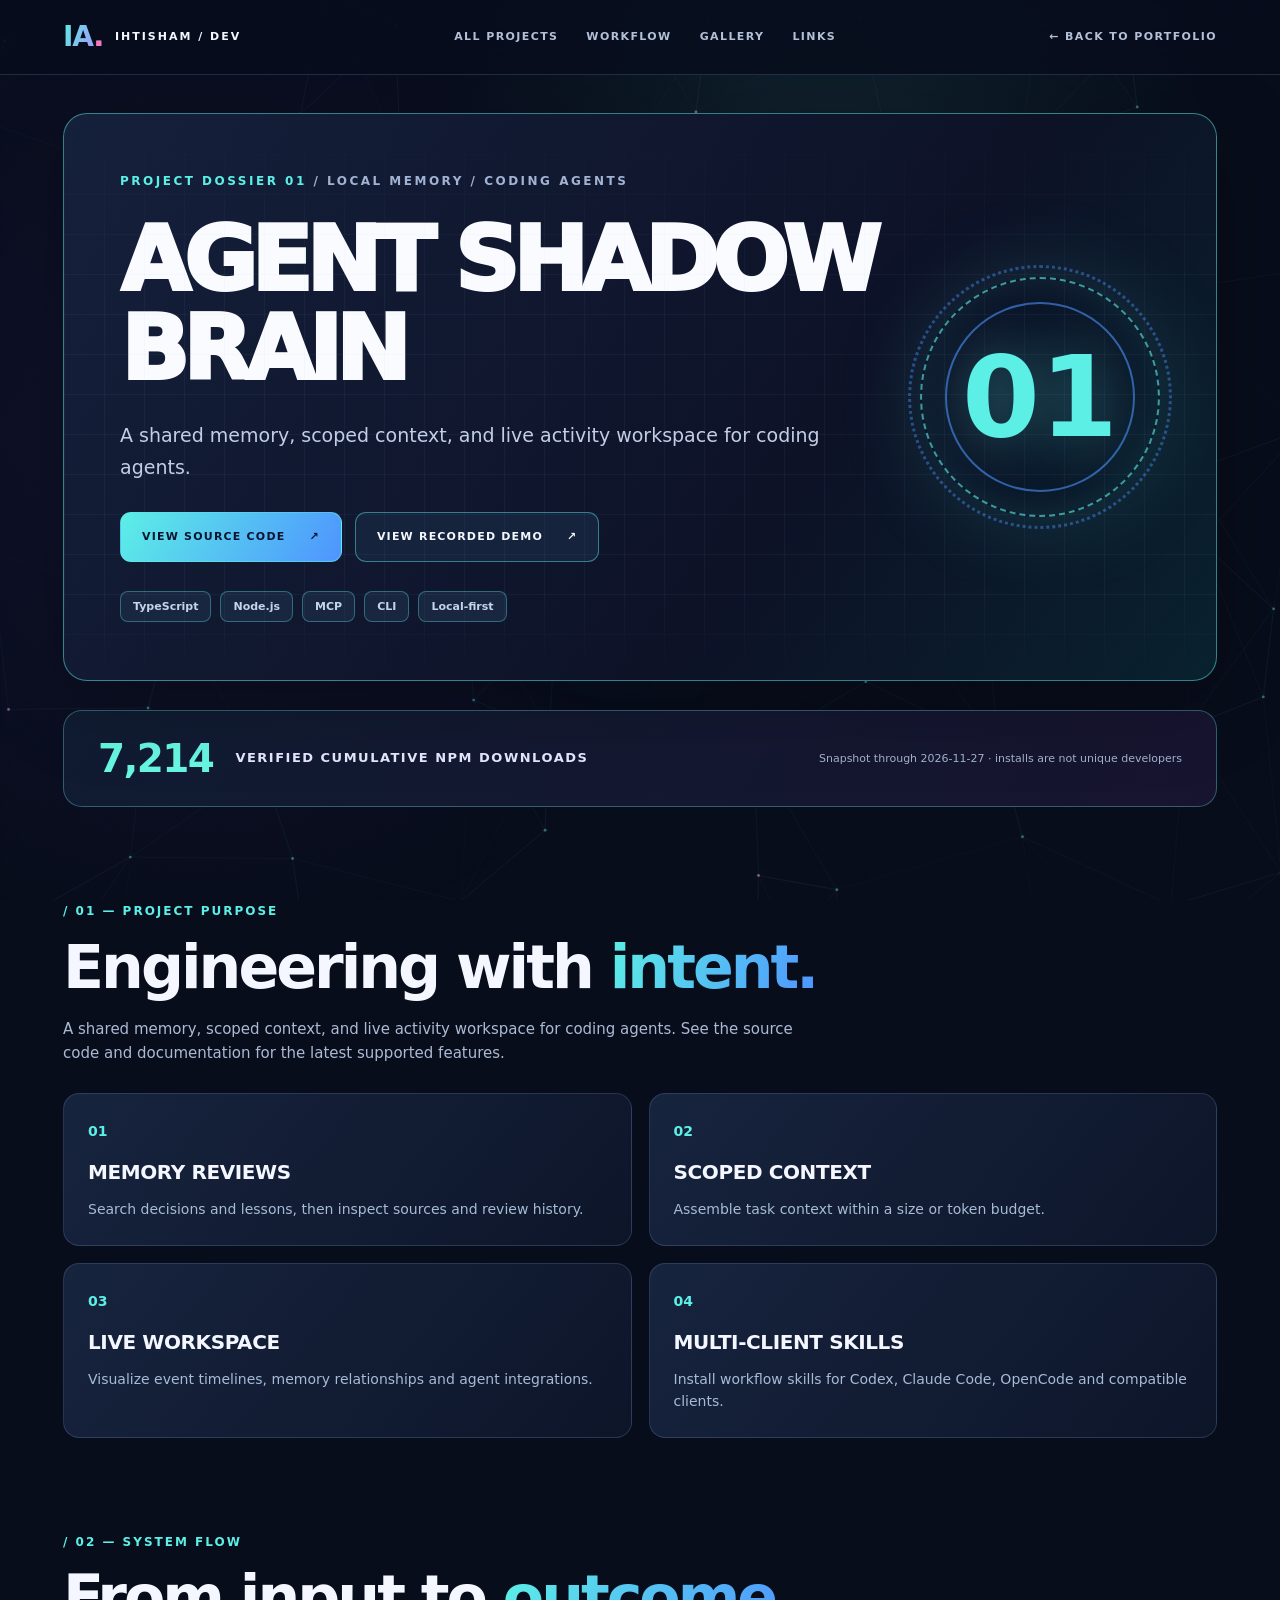
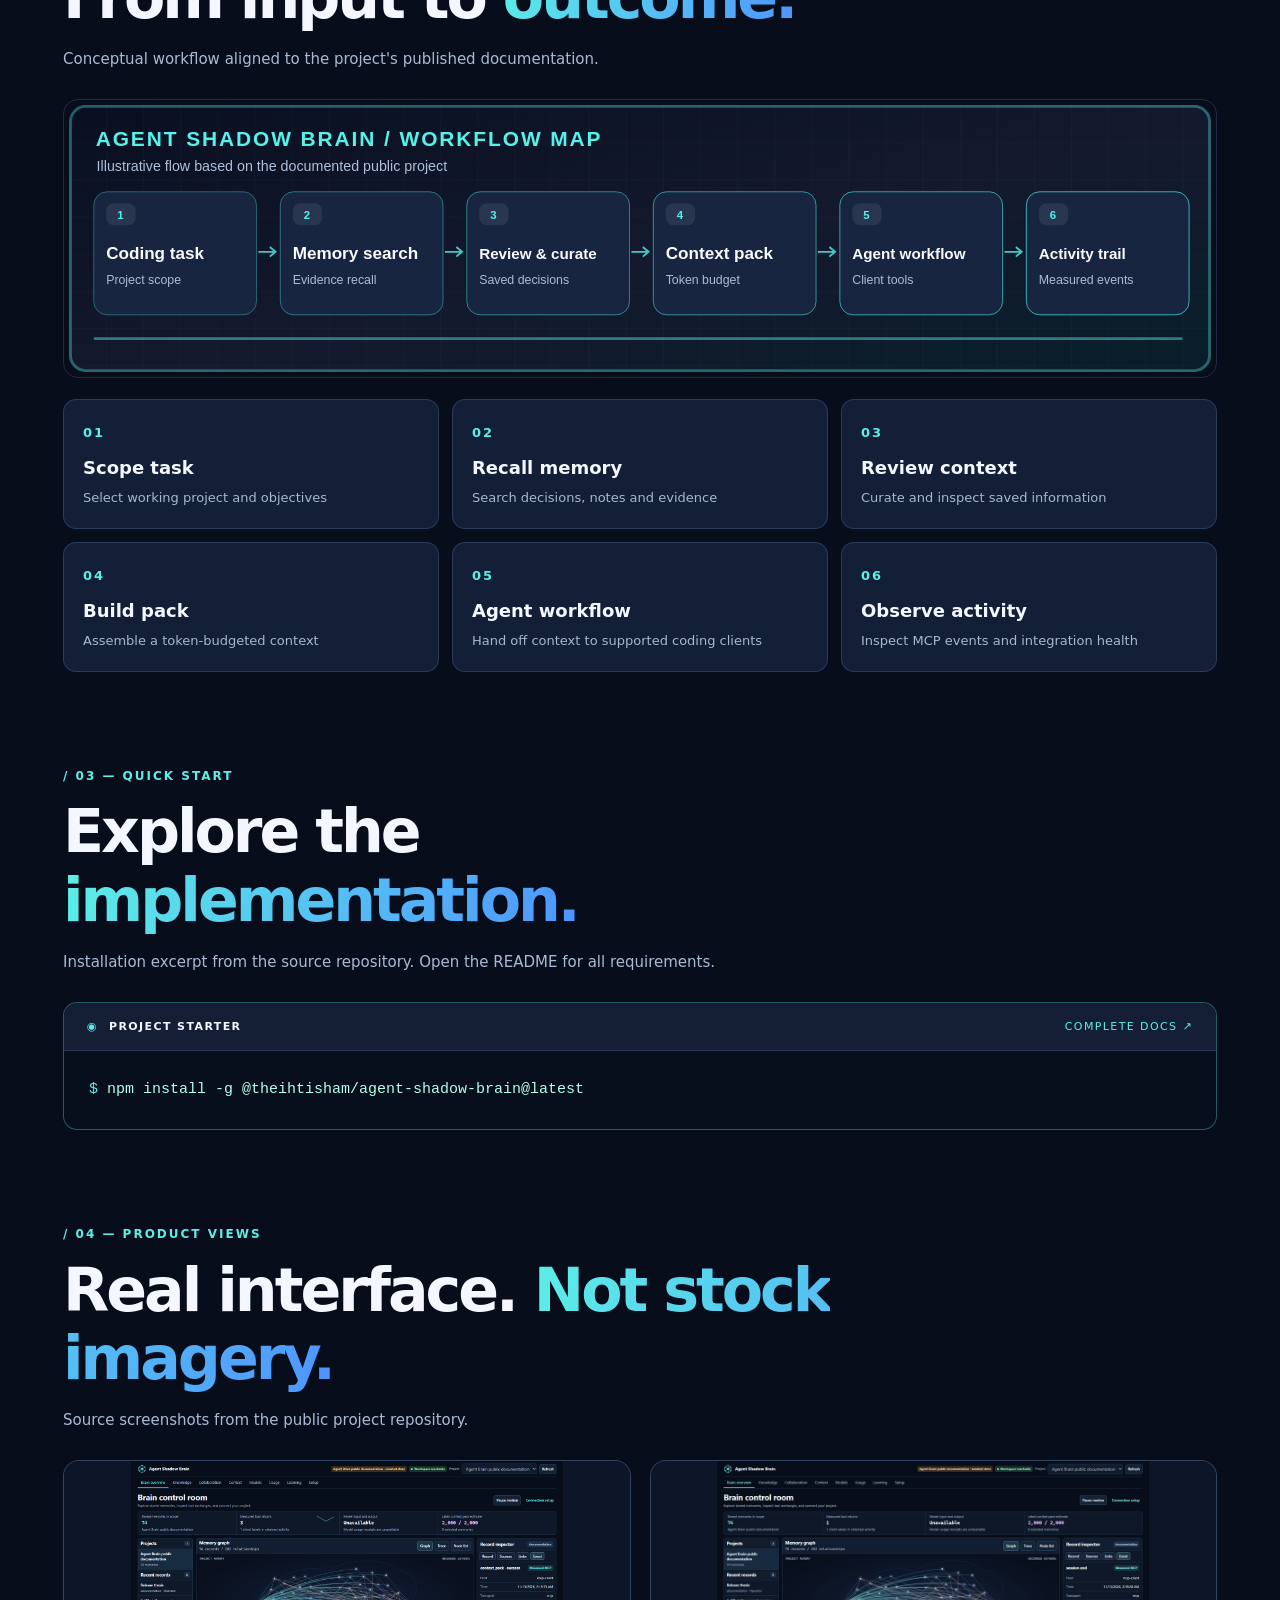
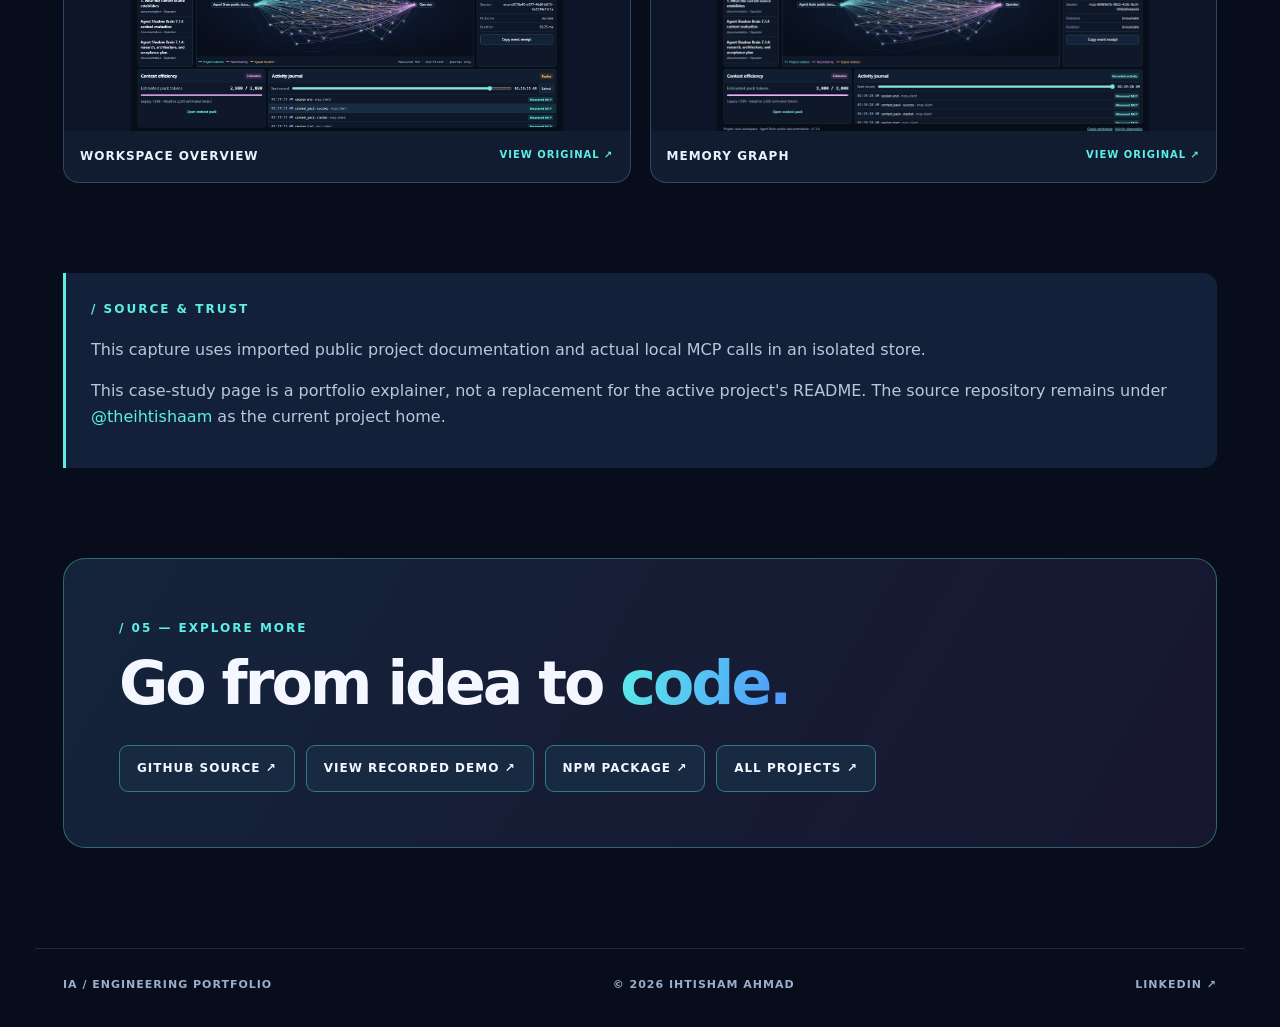
<file: docs/projects/agent-shadow-brain.html>
<!doctype html>
<html lang="en"><head><meta charset="utf-8"><meta name="viewport" content="width=device-width,initial-scale=1"><meta name="theme-color" content="#080d1b"><meta name="description" content="A shared memory, scoped context, and live activity workspace for coding agents."><title>Agent Shadow Brain — Case study | Ihtisham Ahmad</title><link rel="stylesheet" href="../style.css"><link rel="stylesheet" href="../case.css"><script src="../case.js" defer></script><script src="../spider-web.js" defer></script></head>
<body class="case-page" style="--project-accent:#5cefe6;--project-accent-2:#4e94ff">
<a class="skip-link" href="#case-main">Skip to project</a><canvas id="spider-web" aria-hidden="true"></canvas><div class="case-cursor" aria-hidden="true"></div><div class="grain" aria-hidden="true"></div><div id="reading-progress" aria-hidden="true"></div>
<header class="case-header"><div class="shell case-header-inner"><a class="brand" href="../index.html"><span class="brand-mark">IA<span>.</span></span><span class="brand-subtitle">IHTISHAM / DEV</span></a><nav aria-label="Case study"><a href="../index.html#work">ALL PROJECTS</a><a href="#workflow">WORKFLOW</a><a href="#gallery">GALLERY</a><a href="#contact">LINKS</a></nav><a class="case-header-back" href="../index.html#work">← BACK TO PORTFOLIO</a></div></header>
<main id="case-main" class="case-shell shell">
<section class="case-hero"><div class="case-hero-lines" aria-hidden="true"></div><div class="case-hero-copy"><div class="case-eyebrow"><span>PROJECT DOSSIER 01</span><b> / LOCAL MEMORY / CODING AGENTS</b></div><h1>AGENT SHADOW BRAIN</h1><p class="case-lead">A shared memory, scoped context, and live activity workspace for coding agents.</p><div class="case-actions"><a class="case-btn case-btn-primary" href="https://github.com/theihtishaam/agents-brain" target="_blank" rel="noopener noreferrer">VIEW SOURCE CODE <span>↗</span></a><a class="case-btn case-btn-outline" href="https://github.com/theihtishaam/agents-brain#readme" target="_blank" rel="noopener noreferrer">VIEW RECORDED DEMO <span>↗</span></a></div><div class="case-tech"><span>TypeScript</span><span>Node.js</span><span>MCP</span><span>CLI</span><span>Local-first</span></div></div><div class="case-hero-symbol" aria-hidden="true"><span>01</span><div class="case-circuits"></div></div></section>
<section class="case-impact" aria-label="Verified npm package downloads">
  <div class="case-impact-label"><strong id="case-npm-total">—</strong><span>VERIFIED CUMULATIVE NPM DOWNLOADS</span><small id="case-npm-asof">Loading npm download total</small></div>
</section>
<section class="case-section"><div class="case-section-heading"><span class="case-kicker">/ 01 — PROJECT PURPOSE</span><h2>Engineering with <em>intent.</em></h2><p>A shared memory, scoped context, and live activity workspace for coding agents. See the source code and documentation for the latest supported features.</p></div><div class="case-features"><article class="case-feature"><span class="case-feature-no">01</span><h3>MEMORY REVIEWS</h3><p>Search decisions and lessons, then inspect sources and review history.</p></article><article class="case-feature"><span class="case-feature-no">02</span><h3>SCOPED CONTEXT</h3><p>Assemble task context within a size or token budget.</p></article><article class="case-feature"><span class="case-feature-no">03</span><h3>LIVE WORKSPACE</h3><p>Visualize event timelines, memory relationships and agent integrations.</p></article><article class="case-feature"><span class="case-feature-no">04</span><h3>MULTI-CLIENT SKILLS</h3><p>Install workflow skills for Codex, Claude Code, OpenCode and compatible clients.</p></article></div></section>
<section class="case-section" id="workflow"><div class="case-section-heading"><span class="case-kicker">/ 02 — SYSTEM FLOW</span><h2>From input to <em>outcome.</em></h2><p>Conceptual workflow aligned to the project's published documentation.</p></div><a class="case-workflow-image" href="../assets/flow-agent-shadow-brain.svg" target="_blank" rel="noopener noreferrer" aria-label="Open detailed workflow image"><img src="../assets/flow-agent-shadow-brain.svg" alt="Agent Shadow Brain workflow illustration" width="1200" height="280" loading="lazy"></a><div class="case-step-grid"><div class="case-step"><span>01</span><h3>Scope task</h3><p>Select working project and objectives</p></div><div class="case-step"><span>02</span><h3>Recall memory</h3><p>Search decisions, notes and evidence</p></div><div class="case-step"><span>03</span><h3>Review context</h3><p>Curate and inspect saved information</p></div><div class="case-step"><span>04</span><h3>Build pack</h3><p>Assemble a token-budgeted context</p></div><div class="case-step"><span>05</span><h3>Agent workflow</h3><p>Hand off context to supported coding clients</p></div><div class="case-step"><span>06</span><h3>Observe activity</h3><p>Inspect MCP events and integration health</p></div></div></section>
<section class="case-section case-code" id="technology"><div class="case-section-heading"><span class="case-kicker">/ 03 — QUICK START</span><h2>Explore the <em>implementation.</em></h2><p>Installation excerpt from the source repository. Open the README for all requirements.</p></div><div class="case-terminal"><div class="case-terminal-top"><span>◉</span><b>PROJECT STARTER</b><a href="https://github.com/theihtishaam/agents-brain/tree/main/docs" target="_blank" rel="noopener noreferrer">COMPLETE DOCS ↗</a></div><pre><code>npm install -g @theihtisham/agent-shadow-brain@latest</code></pre></div></section>
<section class="case-section case-gallery" id="gallery"><div class="case-section-heading"><span class="case-kicker">/ 04 — PRODUCT VIEWS</span><h2>Real interface. <em>Not stock imagery.</em></h2><p>Source screenshots from the public project repository.</p></div><div class="case-gallery-grid"><a class="case-shot" href="../../assets/agent-brain-runtime.png" target="_blank" rel="noopener noreferrer"><img src="../../assets/agent-brain-runtime.png" loading="lazy" alt="AGENT SHADOW BRAIN — WORKSPACE OVERVIEW"><span>WORKSPACE OVERVIEW <b>VIEW ORIGINAL ↗</b></span></a><a class="case-shot" href="../../assets/agent-brain-runtime.gif" target="_blank" rel="noopener noreferrer"><img src="../../assets/agent-brain-runtime.gif" loading="lazy" alt="AGENT SHADOW BRAIN — MEMORY GRAPH"><span>MEMORY GRAPH <b>VIEW ORIGINAL ↗</b></span></a></div></section>
<section class="case-section case-note"><span class="case-kicker">/ SOURCE &amp; TRUST</span><p>This capture uses imported public project documentation and actual local MCP calls in an isolated store.</p><p>This case-study page is a portfolio explainer, not a replacement for the active project's README. The source repository remains under <a href="https://github.com/theihtishaam" target="_blank" rel="noopener noreferrer">@theihtishaam</a> as the current project home.</p></section>
<section class="case-contact" id="contact"><span class="case-kicker">/ 05 — EXPLORE MORE</span><h2>Go from idea to <em>code.</em></h2><div class="case-cta-links"><a href="https://github.com/theihtishaam/agents-brain" target="_blank" rel="noopener noreferrer">GITHUB SOURCE ↗</a><a href="https://github.com/theihtishaam/agents-brain#readme" target="_blank" rel="noopener noreferrer">VIEW RECORDED DEMO ↗</a><a href="https://www.npmjs.com/package/@theihtisham/agent-shadow-brain" target="_blank" rel="noopener noreferrer">NPM PACKAGE ↗</a><a href="../index.html#work">ALL PROJECTS ↗</a></div></section>
</main><footer class="case-footer shell"><a href="../index.html">IA / ENGINEERING PORTFOLIO</a><span>© 2026 IHTISHAM AHMAD</span><a href="https://www.linkedin.com/in/ihtishamdeveloper/" target="_blank" rel="noopener noreferrer">LINKEDIN ↗</a></footer>
</body></html>
</file>
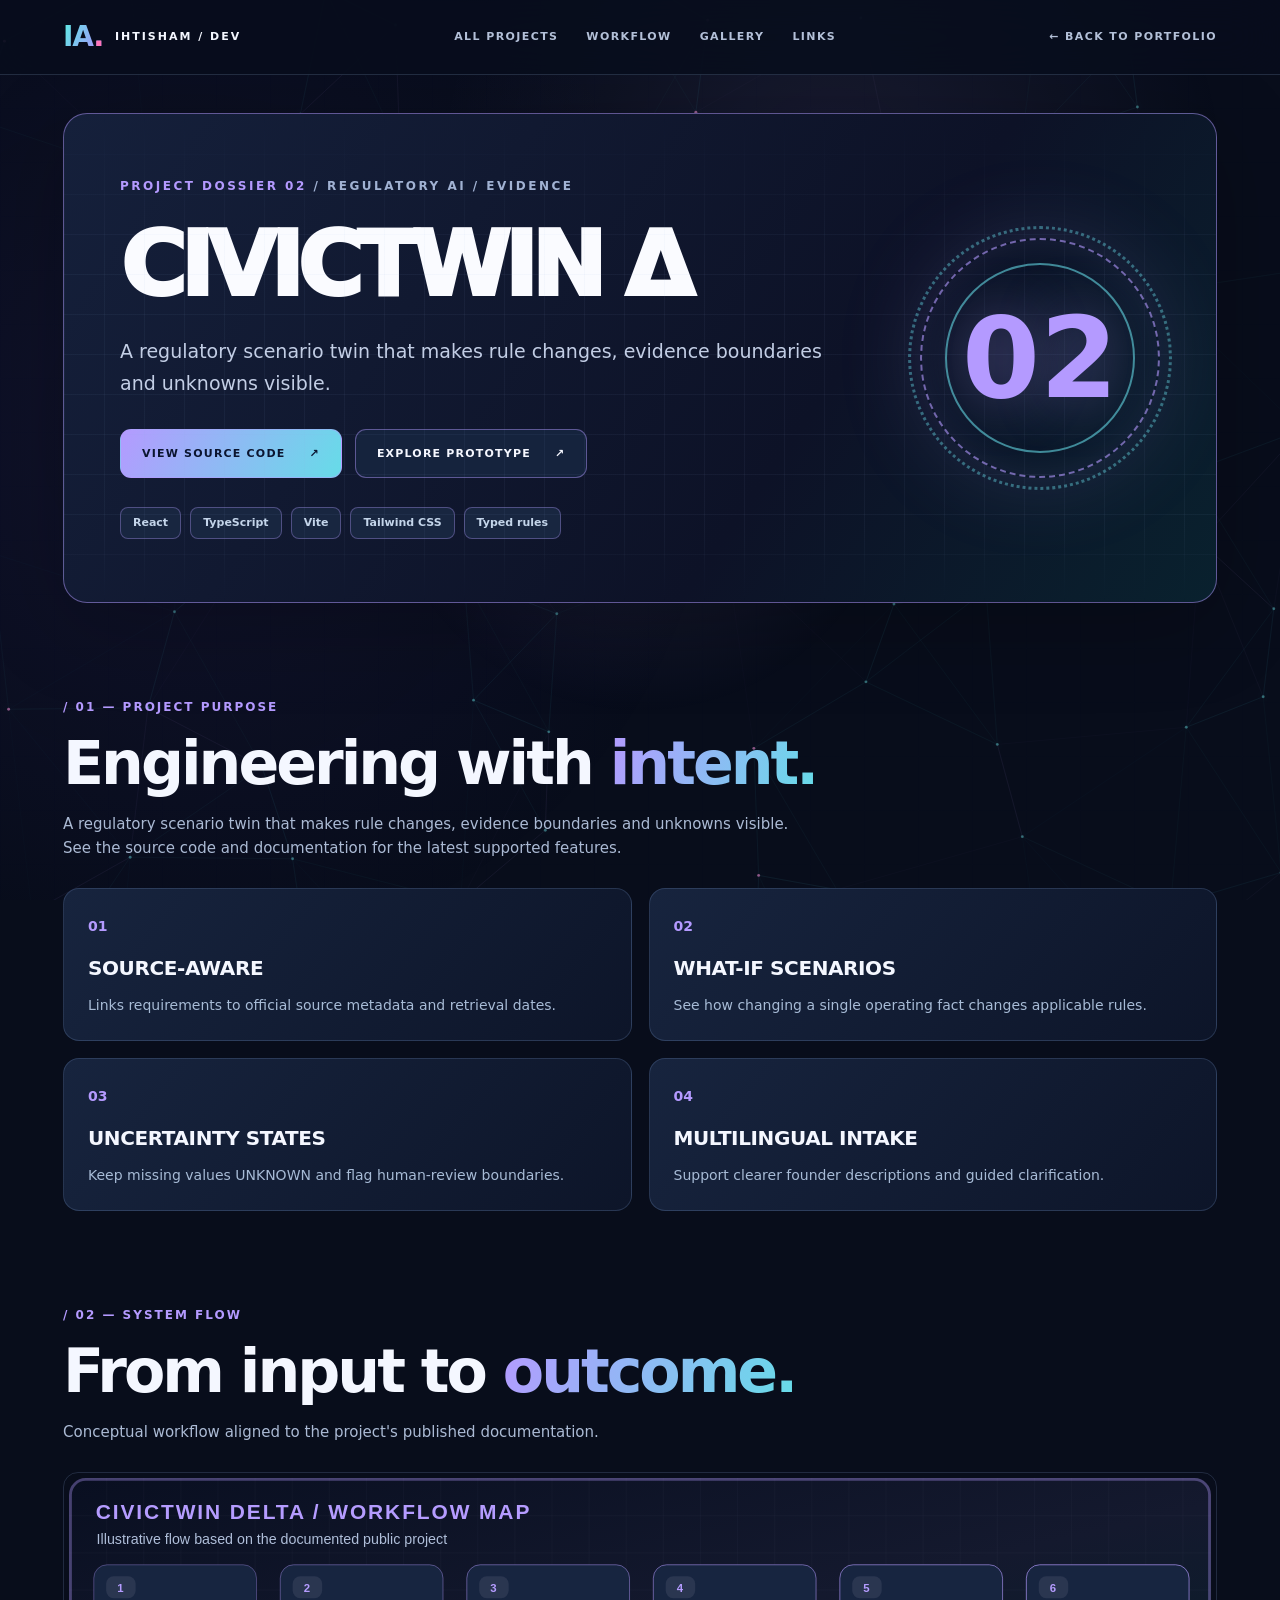
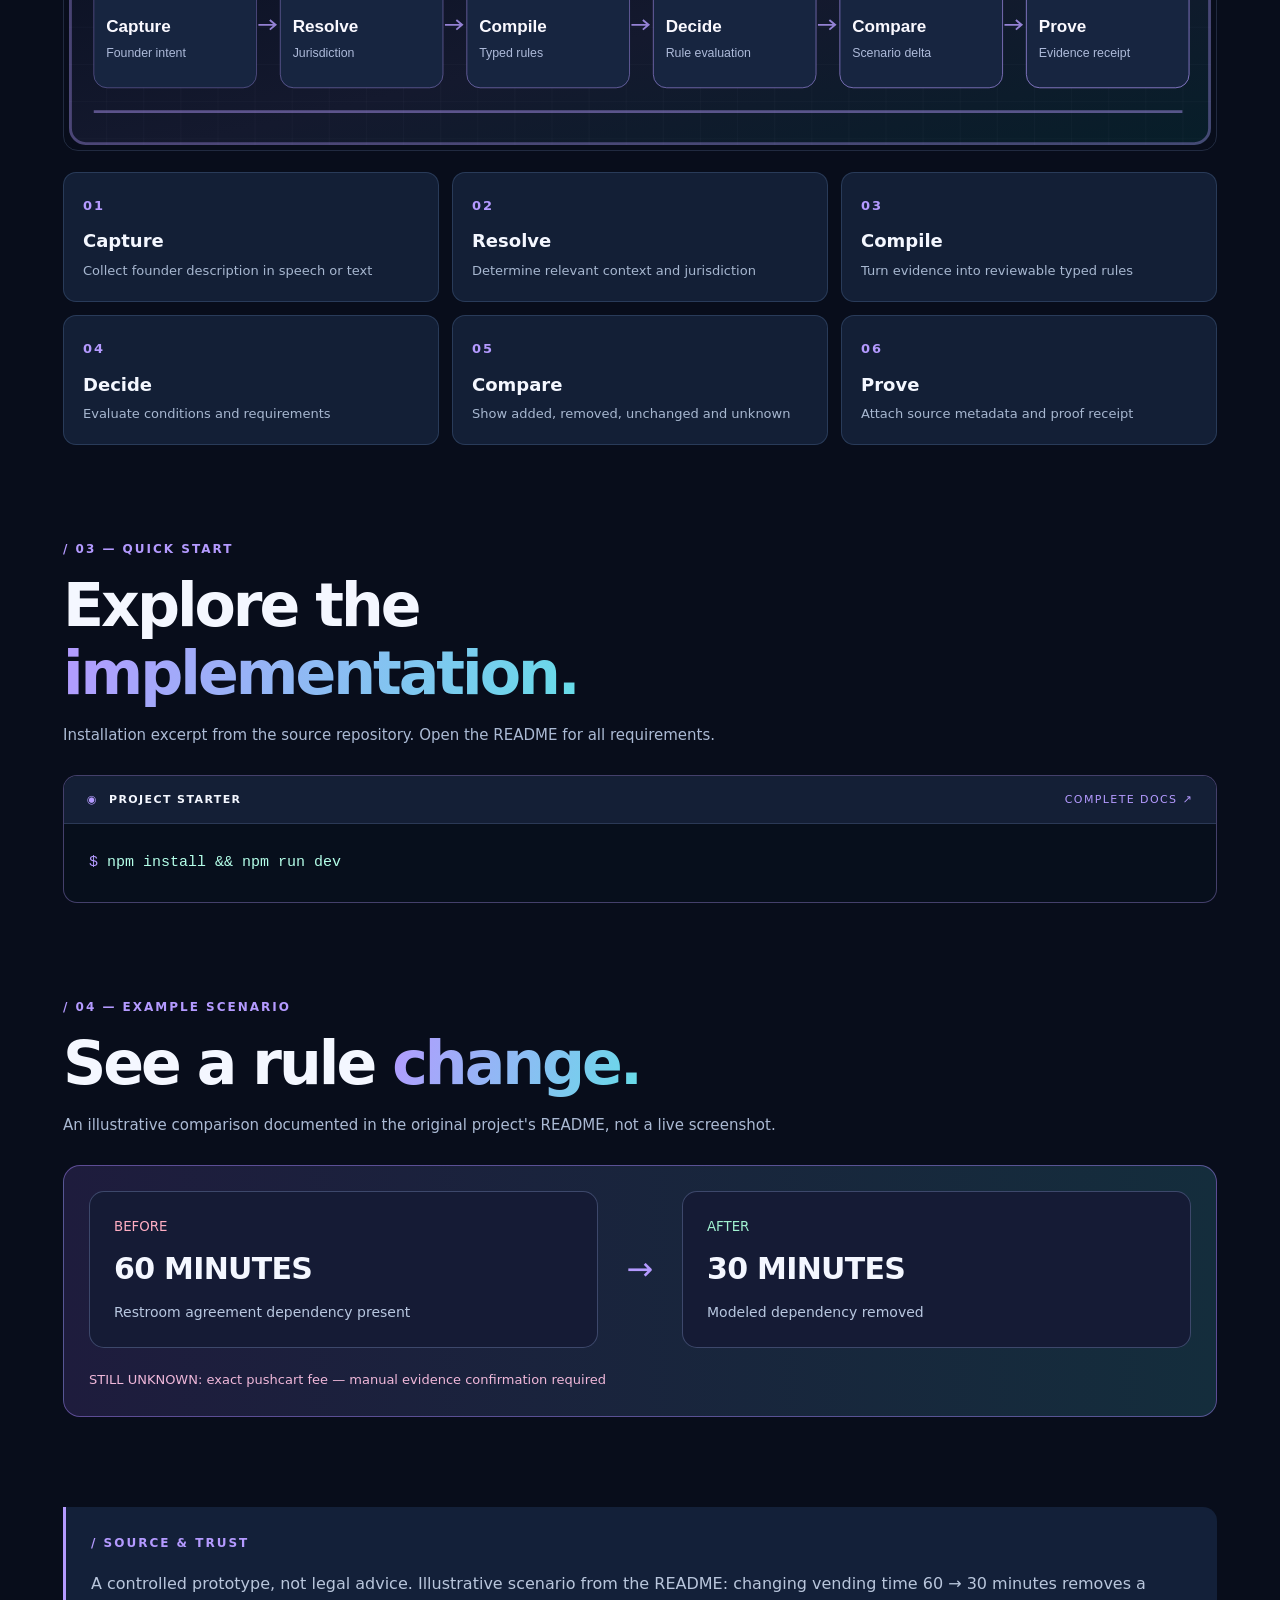
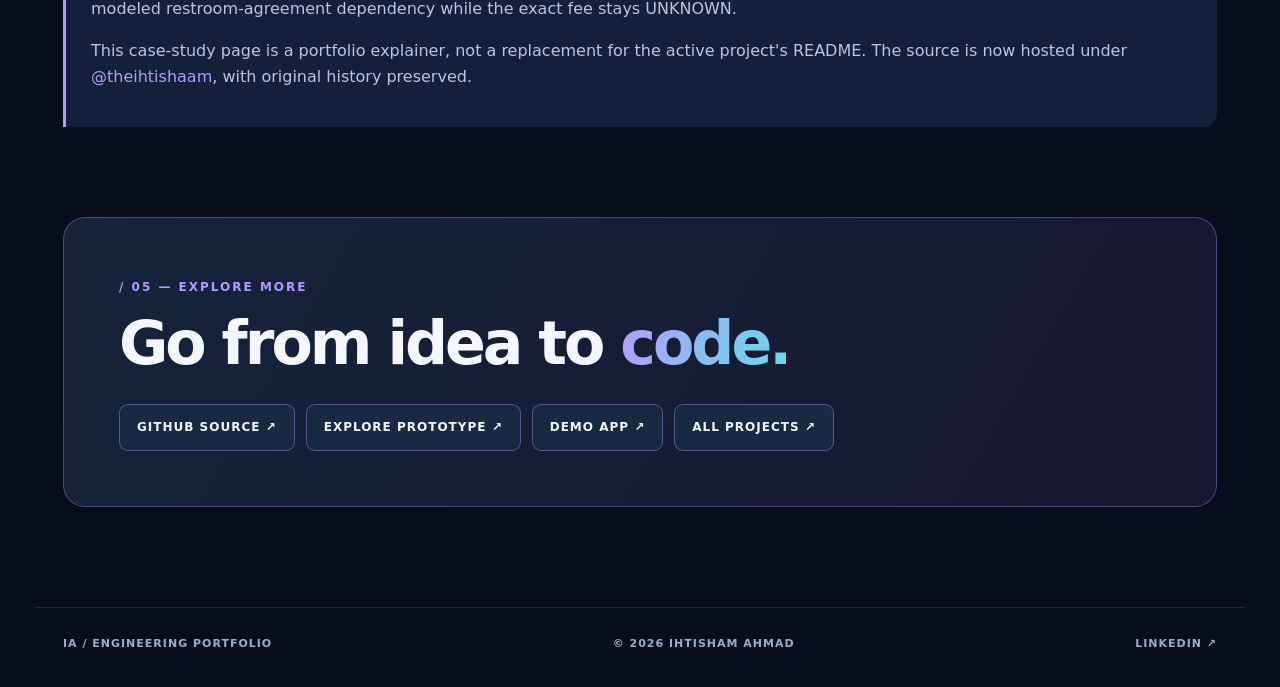
<file: docs/projects/civic-twin.html>
<!doctype html>
<html lang="en"><head><meta charset="utf-8"><meta name="viewport" content="width=device-width,initial-scale=1"><meta name="theme-color" content="#080d1b"><meta name="description" content="A regulatory scenario twin that makes rule changes, evidence boundaries and unknowns visible."><title>CivicTwin Δ — Case study | Ihtisham Ahmad</title><link rel="stylesheet" href="../style.css"><link rel="stylesheet" href="../case.css"><script src="../case.js" defer></script><script src="../spider-web.js" defer></script></head>
<body class="case-page" style="--project-accent:#b49aff;--project-accent-2:#66dce8">
<a class="skip-link" href="#case-main">Skip to project</a><canvas id="spider-web" aria-hidden="true"></canvas><div class="case-cursor" aria-hidden="true"></div><div class="grain" aria-hidden="true"></div><div id="reading-progress" aria-hidden="true"></div>
<header class="case-header"><div class="shell case-header-inner"><a class="brand" href="../index.html"><span class="brand-mark">IA<span>.</span></span><span class="brand-subtitle">IHTISHAM / DEV</span></a><nav aria-label="Case study"><a href="../index.html#work">ALL PROJECTS</a><a href="#workflow">WORKFLOW</a><a href="#gallery">GALLERY</a><a href="#contact">LINKS</a></nav><a class="case-header-back" href="../index.html#work">← BACK TO PORTFOLIO</a></div></header>
<main id="case-main" class="case-shell shell">
<section class="case-hero"><div class="case-hero-lines" aria-hidden="true"></div><div class="case-hero-copy"><div class="case-eyebrow"><span>PROJECT DOSSIER 02</span><b> / REGULATORY AI / EVIDENCE</b></div><h1>CIVICTWIN Δ</h1><p class="case-lead">A regulatory scenario twin that makes rule changes, evidence boundaries and unknowns visible.</p><div class="case-actions"><a class="case-btn case-btn-primary" href="https://github.com/theihtishaam/CiviTwin" target="_blank" rel="noopener noreferrer">VIEW SOURCE CODE <span>↗</span></a><a class="case-btn case-btn-outline" href="https://de2ryot975yrukt7xh4gymb1q.nativelyai.app/twin/" target="_blank" rel="noopener noreferrer">EXPLORE PROTOTYPE <span>↗</span></a></div><div class="case-tech"><span>React</span><span>TypeScript</span><span>Vite</span><span>Tailwind CSS</span><span>Typed rules</span></div></div><div class="case-hero-symbol" aria-hidden="true"><span>02</span><div class="case-circuits"></div></div></section>
<section class="case-section"><div class="case-section-heading"><span class="case-kicker">/ 01 — PROJECT PURPOSE</span><h2>Engineering with <em>intent.</em></h2><p>A regulatory scenario twin that makes rule changes, evidence boundaries and unknowns visible. See the source code and documentation for the latest supported features.</p></div><div class="case-features"><article class="case-feature"><span class="case-feature-no">01</span><h3>SOURCE-AWARE</h3><p>Links requirements to official source metadata and retrieval dates.</p></article><article class="case-feature"><span class="case-feature-no">02</span><h3>WHAT-IF SCENARIOS</h3><p>See how changing a single operating fact changes applicable rules.</p></article><article class="case-feature"><span class="case-feature-no">03</span><h3>UNCERTAINTY STATES</h3><p>Keep missing values UNKNOWN and flag human-review boundaries.</p></article><article class="case-feature"><span class="case-feature-no">04</span><h3>MULTILINGUAL INTAKE</h3><p>Support clearer founder descriptions and guided clarification.</p></article></div></section>
<section class="case-section" id="workflow"><div class="case-section-heading"><span class="case-kicker">/ 02 — SYSTEM FLOW</span><h2>From input to <em>outcome.</em></h2><p>Conceptual workflow aligned to the project's published documentation.</p></div><a class="case-workflow-image" href="../assets/flow-civic-twin.svg" target="_blank" rel="noopener noreferrer" aria-label="Open detailed workflow image"><img src="../assets/flow-civic-twin.svg" alt="CivicTwin Δ workflow illustration" width="1200" height="280" loading="lazy"></a><div class="case-step-grid"><div class="case-step"><span>01</span><h3>Capture</h3><p>Collect founder description in speech or text</p></div><div class="case-step"><span>02</span><h3>Resolve</h3><p>Determine relevant context and jurisdiction</p></div><div class="case-step"><span>03</span><h3>Compile</h3><p>Turn evidence into reviewable typed rules</p></div><div class="case-step"><span>04</span><h3>Decide</h3><p>Evaluate conditions and requirements</p></div><div class="case-step"><span>05</span><h3>Compare</h3><p>Show added, removed, unchanged and unknown</p></div><div class="case-step"><span>06</span><h3>Prove</h3><p>Attach source metadata and proof receipt</p></div></div></section>
<section class="case-section case-code" id="technology"><div class="case-section-heading"><span class="case-kicker">/ 03 — QUICK START</span><h2>Explore the <em>implementation.</em></h2><p>Installation excerpt from the source repository. Open the README for all requirements.</p></div><div class="case-terminal"><div class="case-terminal-top"><span>◉</span><b>PROJECT STARTER</b><a href="https://github.com/theihtishaam/CiviTwin/blob/main/README.md" target="_blank" rel="noopener noreferrer">COMPLETE DOCS ↗</a></div><pre><code>npm install &amp;&amp; npm run dev</code></pre></div></section>
<section class="case-section case-gallery" id="gallery"><div class="case-section-heading"><span class="case-kicker">/ 04 — EXAMPLE SCENARIO</span><h2>See a rule <em>change.</em></h2><p>An illustrative comparison documented in the original project's README, not a live screenshot.</p></div><div class="case-delta"><div class="case-delta-before"><small>BEFORE</small><strong>60 MINUTES</strong><span>Restroom agreement dependency present</span></div><div class="case-delta-arrow" aria-hidden="true">→</div><div class="case-delta-after"><small>AFTER</small><strong>30 MINUTES</strong><span>Modeled dependency removed</span></div><p>STILL UNKNOWN: exact pushcart fee — manual evidence confirmation required</p></div></section>
<section class="case-section case-note"><span class="case-kicker">/ SOURCE &amp; TRUST</span><p>A controlled prototype, not legal advice. Illustrative scenario from the README: changing vending time 60 → 30 minutes removes a modeled restroom-agreement dependency while the exact fee stays UNKNOWN.</p><p>This case-study page is a portfolio explainer, not a replacement for the active project's README. The source is now hosted under <a href="https://github.com/theihtishaam" target="_blank" rel="noopener noreferrer">@theihtishaam</a>, with original history preserved.</p></section>
<section class="case-contact" id="contact"><span class="case-kicker">/ 05 — EXPLORE MORE</span><h2>Go from idea to <em>code.</em></h2><div class="case-cta-links"><a href="https://github.com/theihtishaam/CiviTwin" target="_blank" rel="noopener noreferrer">GITHUB SOURCE ↗</a><a href="https://de2ryot975yrukt7xh4gymb1q.nativelyai.app/twin/" target="_blank" rel="noopener noreferrer">EXPLORE PROTOTYPE ↗</a><a href="https://de2ryot975yrukt7xh4gymb1q.nativelyai.app/twin/" target="_blank" rel="noopener noreferrer">DEMO APP ↗</a><a href="../index.html#work">ALL PROJECTS ↗</a></div></section>
</main><footer class="case-footer shell"><a href="../index.html">IA / ENGINEERING PORTFOLIO</a><span>© 2026 IHTISHAM AHMAD</span><a href="https://www.linkedin.com/in/ihtishamdeveloper/" target="_blank" rel="noopener noreferrer">LINKEDIN ↗</a></footer>
</body></html>
</file>
<file: docs/style.css>
/* Ihtisham Ahmad — fully dark, responsive, motion-aware cyber portfolio */
:root{color-scheme:dark;--bg:#070b17;--surface:#10172b;--surface2:#151f37;--fg:#f6f7ff;--muted:#adbad6;--cyan:#5dece4;--violet:#ac8bff;--pink:#ff75bb;--amber:#f4c77b;--line:rgba(149,178,230,.18);--font:Inter,ui-sans-serif,system-ui,-apple-system,BlinkMacSystemFont,"Segoe UI",sans-serif}
*{box-sizing:border-box}html{scroll-behavior:smooth;scroll-padding-top:92px}body{margin:0;background:var(--bg);color:var(--fg);font-family:var(--font);line-height:1.6;min-width:320px;overflow-x:hidden}body::before{content:"";position:fixed;inset:0;background:radial-gradient(circle at 15% 14%,rgba(49,160,204,.1),transparent 32%),radial-gradient(circle at 85% 32%,rgba(139,80,246,.13),transparent 36%),linear-gradient(130deg,transparent,rgba(12,25,46,.22));pointer-events:none;z-index:-4}a{color:inherit;text-decoration:none}button{font:inherit}button,a{-webkit-tap-highlight-color:transparent}a:focus-visible,button:focus-visible{outline:2px solid var(--cyan);outline-offset:5px}::selection{background:#725bd7;color:white}.shell{max-width:1210px;padding-inline:28px;margin-inline:auto}.skip-link{position:absolute;top:-80px;left:24px;background:#172f3e;padding:12px 16px;z-index:80}.skip-link:focus{top:12px}.grain{position:fixed;inset:0;pointer-events:none;opacity:.18;z-index:-2;background-image:linear-gradient(rgba(128,166,230,.03) 1px,transparent 1px),linear-gradient(90deg,rgba(128,166,230,.03) 1px,transparent 1px);background-size:54px 54px}.spotlight{position:fixed;left:0;top:0;width:560px;height:560px;transform:translate(calc(var(--mx,50vw) - 50%),calc(var(--my,50vh) - 50%));border-radius:50%;background:radial-gradient(circle,rgba(100,64,255,.11),rgba(62,209,216,.04) 42%,transparent 70%);pointer-events:none;z-index:-1;transition:opacity .3s}#reading-progress{position:fixed;z-index:70;left:0;top:0;height:3px;width:var(--scroll,0%);background:linear-gradient(90deg,var(--cyan),var(--violet),var(--pink));box-shadow:0 0 14px rgba(104,222,234,.8)}#particle-field{position:fixed;inset:0;z-index:-3;pointer-events:none;overflow:hidden}.particle{position:absolute;width:3px;height:3px;border-radius:50%;background:var(--cyan);opacity:.25;animation:rise linear infinite}.particle:nth-child(3n){background:var(--pink)}.particle:nth-child(5n){background:var(--violet)}
.site-header{position:sticky;top:0;z-index:40;border-bottom:1px solid rgba(130,168,230,.14);background:rgba(8,12,25,.78);backdrop-filter:blur(24px)}.site-header-inner{height:78px;display:flex;justify-content:space-between;align-items:center;gap:20px}.brand{display:flex;align-items:center;gap:12px;white-space:nowrap}.brand-mark{font-size:28px;letter-spacing:-.04em;font-weight:900;display:inline-block;background:linear-gradient(115deg,var(--cyan),var(--violet));color:transparent;background-clip:text;line-height:1}.brand-mark span{color:var(--pink)}.brand-subtitle{font-size:11px;font-weight:850;letter-spacing:2px}.brand-divider{color:var(--cyan)}.desktop-nav{display:flex;gap:24px;align-items:center}.desktop-nav a{font-size:11px;letter-spacing:1.3px;font-weight:700;color:#aab8d2;position:relative}.desktop-nav a:hover{color:#fff}.desktop-nav a::after{content:"";position:absolute;left:0;right:100%;height:2px;bottom:-8px;background:var(--cyan);transition:right .25s}.desktop-nav a:hover::after{right:0}.header-actions{display:flex;align-items:center;gap:10px}.header-github,.motion-toggle{border:1px solid var(--line);background:rgba(37,49,80,.6);padding:10px 13px;border-radius:9px;font-size:10px;font-weight:750;letter-spacing:1px;color:#ecf6ff;cursor:pointer;white-space:nowrap}.header-github:hover,.motion-toggle:hover{background:#203453;border-color:var(--cyan)}.motion-icon{color:var(--cyan)}
.hero{position:relative;min-height:720px;display:grid;grid-template-columns:1.15fr .85fr;align-items:center;gap:70px;padding-block:95px 130px}.eyebrow,.section-kicker,.overline,.tile-kicker,.project-category,.site-number,.track-label{letter-spacing:2.2px;font-size:12px;font-weight:850;color:var(--cyan)}.eyebrow{display:flex;gap:10px;align-items:center}.status-light,.mini-dot{background:#74ffb8;width:7px;height:7px;border-radius:50%;display:inline-block;box-shadow:0 0 15px currentColor;animation:pulse 2.5s infinite}.overline{color:#a5b7d0;margin-top:36px}.hero h1{font-size:clamp(3.2rem,5.4vw,5.8rem);line-height:1.05;letter-spacing:-.07em;margin:8px 0 23px;font-weight:860}.rainbow{background:linear-gradient(100deg,#61eee4 5%,#b8a0ff 49%,#fa85cc 95%);background-size:200%;background-clip:text;-webkit-background-clip:text;color:transparent;animation:shimmer 8s ease-in-out infinite}.hero-intro{font-size:18px;color:#b4c1da;max-width:590px}.hero-intro strong{color:white}.hero-actions{display:flex;gap:14px;flex-wrap:wrap;margin-top:33px}.btn{display:inline-flex;align-items:center;gap:22px;justify-content:center;padding:15px 22px;border-radius:11px;font-size:11px;font-weight:850;letter-spacing:1px;border:1px solid rgba(154,187,234,.2);transition:transform .25s,box-shadow .25s,background .25s}.btn:hover{transform:translateY(-4px)}.btn-primary{color:#091529;background:linear-gradient(110deg,var(--cyan),#9da9ff);box-shadow:0 8px 29px rgba(94,232,234,.15)}.btn-primary:hover{box-shadow:0 12px 34px rgba(94,232,234,.3)}.btn-ghost{background:rgba(28,40,66,.4);color:#dde8fa}.btn-ghost:hover{background:#1a2a49}.hero-meta{display:flex;gap:19px;flex-wrap:wrap;margin-top:44px;color:#a1b0c9;font-size:11px;font-weight:750;letter-spacing:.9px}.mini-dot{width:5px;height:5px;margin-right:6px;box-shadow:none;background:var(--cyan)}.mini-dot.pink{background:var(--pink)}.mini-dot.violet{background:var(--violet)}.hero-index{position:absolute;right:25px;bottom:49px;color:#7e8aa5;letter-spacing:3px;font-size:11px}
.tilt-card{transform-style:preserve-3d;transform:perspective(1000px) rotateX(var(--rx,0deg)) rotateY(var(--ry,0deg));transition:transform .18s ease-out,border-color .25s,box-shadow .25s;will-change:transform}.tilt-card:hover{border-color:rgba(128,227,241,.46)!important;box-shadow:0 16px 70px rgba(0,0,0,.33),0 0 44px rgba(101,99,232,.09)}
.hero-visual{height:462px;max-width:456px;width:100%;justify-self:end;display:flex;flex-direction:column;align-items:center;justify-content:center;position:relative;background:linear-gradient(135deg,rgba(27,40,76,.73),rgba(10,23,43,.95));border:1px solid rgba(110,215,239,.31);border-radius:25px;overflow:hidden;box-shadow:inset 0 0 55px rgba(73,124,208,.05),0 20px 90px rgba(0,0,0,.37)}.scanner-lines{position:absolute;inset:0;background-image:linear-gradient(transparent 97%,rgba(102,210,255,.1) 100%),linear-gradient(90deg,transparent 97%,rgba(102,210,255,.1) 100%);background-size:32px 32px;mask-image:linear-gradient(transparent,black 20%,black 80%,transparent)}.hero-visual::before{content:"";position:absolute;width:420px;height:420px;border-radius:50%;background:radial-gradient(circle,rgba(104,80,231,.15),transparent 68%);filter:blur(22px)}.orbital{position:absolute;border-radius:50%;border:1px dashed rgba(111,230,242,.35);width:320px;height:320px;animation:rotate 32s linear infinite}.orbit-two{width:358px;height:358px;border-color:rgba(188,117,255,.35);animation-direction:reverse;animation-duration:27s}.orbit-three{width:393px;height:393px;border-color:rgba(239,121,208,.17);animation-duration:39s}.profile-frame{position:relative;width:240px;height:240px;border-radius:50%;overflow:hidden;z-index:1;box-shadow:0 0 0 10px rgba(85,125,204,.12),0 0 60px rgba(95,219,237,.25)}.profile-frame img{width:100%;height:100%;object-fit:cover;background:#233651}.scan-beam{position:absolute;left:0;right:0;top:-52px;height:62px;background:linear-gradient(transparent,rgba(83,250,225,.22));border-bottom:3px solid var(--cyan);box-shadow:0 6px 20px rgba(91,255,231,.5);animation:scan 4.2s ease-in-out infinite alternate}.corner{position:absolute;width:24px;height:24px;border:4px solid var(--cyan);z-index:3}.top-left{left:10px;top:10px;border-right:0;border-bottom:0}.top-right{right:10px;top:10px;border-left:0;border-bottom:0}.bottom-left{left:10px;bottom:10px;border-top:0;border-right:0}.bottom-right{right:10px;bottom:10px;border-top:0;border-left:0}.data-corner{position:absolute;color:#79dbec;letter-spacing:2px;font-weight:850;font-size:10px;top:20px;left:20px}.c2{left:auto;right:20px;color:#d3a9ff}.scanner-caption{display:flex;gap:20px;align-items:center;justify-content:space-between;width:80%;z-index:2;margin-top:49px;padding-top:18px;border-top:1px solid rgba(150,193,230,.22);font-size:11px;letter-spacing:1.5px;color:#abbbd7}.scan-caption-label b{color:#fff}.scanner-signal{color:#88ffd3}.scanner-signal i{display:inline-block;width:6px;height:6px;border-radius:50%;background:#88ffd3;box-shadow:0 0 12px #88ffd3}.scanner-disclaimer{margin:10px 0 0;color:#8b9cb8;font-size:10px;text-align:center}
.highlights{display:grid;grid-template-columns:repeat(3,minmax(0,1fr));gap:18px}.tile{min-height:252px;padding:28px 30px;border-radius:18px;background:linear-gradient(145deg,rgba(27,42,68,.9),rgba(12,20,37,.95));border:1px solid var(--line);position:relative;overflow:hidden}.tile::after{content:"";position:absolute;right:-40px;top:-58px;width:190px;height:190px;border-radius:50%;background:radial-gradient(circle,rgba(95,195,241,.12),transparent 68%)}.tile:nth-child(2)::after{background:radial-gradient(circle,rgba(158,107,241,.14),transparent 68%)}.tile:nth-child(3)::after{background:radial-gradient(circle,rgba(245,103,178,.13),transparent 68%)}.tile-symbol{display:block;font-size:32px;line-height:1;margin-bottom:20px}.cyan{color:var(--cyan)}.violet{color:var(--violet)}.pink{color:var(--pink)}.tile-kicker{color:#9bb6d2;font-size:10px}.tile h2{font-size:24px;line-height:1.15;letter-spacing:-.6px;margin:13px 0}.tile p{font-size:12px;color:#afbdd5;margin-bottom:0}.award-band{margin-block:92px 10px;display:flex;gap:25px;align-items:center;padding:25px 32px;border:1px solid rgba(250,139,191,.28);border-radius:18px;background:linear-gradient(100deg,rgba(88,35,86,.35),rgba(40,22,62,.45),rgba(17,27,48,.8));position:relative;overflow:hidden}.award-band::after{content:"";width:270px;height:270px;position:absolute;right:9%;top:-180px;border-radius:50%;background:var(--pink);opacity:.06;filter:blur(30px)}.award-icon{color:var(--pink);font-size:58px}.award-band h2{margin:6px 0;font-size:25px}.award-sub{font-weight:500;color:#edbde0}.award-band p{margin:0;color:#c2bad5;font-size:13px}.text-link{margin-left:auto;white-space:nowrap;font-size:11px;letter-spacing:1px;font-weight:850;color:#ffd0e4}.text-link:hover{color:white}
.section{padding-top:105px;padding-bottom:26px}.section-heading{display:flex;align-items:end;justify-content:space-between;gap:40px;margin-bottom:38px}.section-heading>p{max-width:350px;color:var(--muted);font-size:15px;margin-bottom:7px}.section h2{font-size:clamp(2.1rem,4vw,3.2rem);line-height:1.1;letter-spacing:-.045em;margin:13px 0 0}.section-kicker{font-size:11px;color:var(--cyan)}.project-grid{display:grid;grid-template-columns:repeat(3,minmax(0,1fr));gap:20px}.project-card{overflow:hidden;background:linear-gradient(160deg,#17203a,#0c1326 68%);border:1px solid var(--line);border-radius:20px;min-width:0}.project-art{height:225px;position:relative;overflow:hidden;background:radial-gradient(circle at 50% 57%,rgba(42,218,221,.18),transparent 60%),linear-gradient(135deg,#10263b,#15203c 65%,#0b1426)}.project-violet .project-art{background:radial-gradient(circle at 51% 51%,rgba(153,105,248,.28),transparent 65%),linear-gradient(145deg,#181a45,#0d152b)}.project-pink .project-art{background:radial-gradient(circle at 55% 55%,rgba(252,94,174,.24),transparent 61%),linear-gradient(145deg,#291b40,#0d1527)}.project-art::before{content:"";position:absolute;inset:0;background-image:linear-gradient(rgba(183,208,246,.05) 1px,transparent 1px),linear-gradient(90deg,rgba(183,208,246,.05) 1px,transparent 1px);background-size:27px 27px;transform:perspective(400px) rotateX(22deg) scale(1.2)}.project-counter,.project-art-caption{position:absolute;z-index:1;left:20px;top:17px;color:#9bc9d8;font-size:10px;font-weight:850;letter-spacing:1.8px}.project-art-caption{top:auto;bottom:16px;color:#acc1d6}.project-body{padding:25px 24px 28px}.project-topline{display:flex;justify-content:space-between}.project-category{font-size:10px;color:#84d4d8}.project-violet .project-category{color:#b3a0ff}.project-pink .project-category{color:#f5add2}.project-symbol{color:#8baecc}.project-body h3{font-size:26px;letter-spacing:-.7px;line-height:1.13;margin:14px 0}.project-body p{font-size:14px;color:#aebdd7;min-height:93px}.tags{display:flex;flex-wrap:wrap;gap:7px;margin:22px 0}.tags span{padding:5px 10px;border:1px solid #334664;background:#172943;border-radius:6px;font-size:11px;color:#b4c7e5}.project-links{display:flex;gap:14px;flex-wrap:wrap;padding-top:20px;border-top:1px solid var(--line)}.project-links a{font-size:10px;letter-spacing:1px;font-weight:850;color:#a1f8ec}.project-violet .project-links a{color:#cbb5ff}.project-pink .project-links a{color:#ffc2dd}.project-links a:hover{text-decoration:underline}.art-grid{position:absolute;inset:0}.neural-core{position:absolute;left:50%;top:48%;transform:translate(-50%,-50%);font-size:110px;line-height:1;color:#73f2e9;text-shadow:0 0 35px rgba(89,236,233,.8);animation:breathe 3.5s ease-in-out infinite}.neural-node{width:15px;height:15px;border-radius:50%;position:absolute;border:3px solid #7cf5e9;box-shadow:0 0 18px #38e1d2;animation:breathe 4s infinite}.node-a{top:26%;left:25%}.node-b{top:62%;left:77%;animation-delay:1.1s}.node-c{top:70%;left:30%;animation-delay:2s}.neural-art::after{content:"";position:absolute;width:60%;height:55%;top:25%;left:20%;border:1px dashed rgba(117,254,244,.45);border-radius:50%;animation:rotate 30s linear infinite}.delta-ring{position:absolute;left:50%;top:48%;transform:translate(-50%,-50%);font-family:serif;font-size:142px;line-height:1;color:#c4acff;text-shadow:0 0 44px rgba(164,118,255,.7)}.twin-atom{position:absolute;width:230px;height:90px;left:calc(50% - 115px);top:calc(50% - 45px);border:2px solid rgba(187,151,255,.5);border-radius:50%;transform:rotate(45deg)}.atom-2{transform:rotate(-45deg);border-color:rgba(115,231,232,.35)}.guard-shield{position:absolute;left:50%;top:46%;transform:translate(-50%,-50%);font-size:151px;color:#ff9bcf;text-shadow:0 0 39px rgba(251,91,168,.7)}.guard-pulse{position:absolute;top:19%;left:31%;width:38%;height:65%;border:2px dashed rgba(255,155,204,.48);border-radius:50%;animation:breathe 5s infinite}.pulse-two{width:58%;height:82%;left:21%;top:10%;animation-delay:2s}.portfolio-note,.data-footnote{font-size:13px;color:#8498b6;margin-top:18px}.portfolio-note a,.data-footnote a{color:var(--cyan)}
.wide-section{margin-top:94px;background:radial-gradient(ellipse at 74% 45%,rgba(90,64,153,.12),transparent 60%),linear-gradient(110deg,#111a2d,#0d1226);border-block:1px solid var(--line);padding-block:95px}.section-summary{color:#adbed5;margin-bottom:35px}.stack-tracks{display:grid;gap:13px}.stack-track{display:grid;grid-template-columns:260px 1fr;gap:20px;align-items:center;padding:20px 25px;border:1px solid var(--line);border-radius:13px;background:rgba(23,33,57,.65)}.track-label{font-size:11px;color:#a9bcdb}.stack-pills{display:flex;gap:9px;flex-wrap:wrap}.stack-pills span{border:1px solid rgba(140,180,224,.23);background:rgba(10,22,39,.55);padding:7px 13px;border-radius:8px;color:#e3eaf7;font-size:12px;font-weight:650}.stack-pills span:nth-child(3n+1){border-color:rgba(99,235,221,.4)}.stack-pills span:nth-child(3n+2){border-color:rgba(172,139,255,.45)}.stack-pills span:nth-child(3n){border-color:rgba(253,126,188,.4)}
.site-grid{display:grid;grid-template-columns:repeat(3,minmax(0,1fr));gap:18px}.site-card{position:relative;display:block;min-height:276px;border:1px solid var(--line);padding:25px;border-radius:17px;background:linear-gradient(145deg,#17243a,#0e1428);overflow:hidden}.site-card::before{content:"";position:absolute;width:260px;height:260px;top:-155px;right:-110px;border-radius:50%;filter:blur(10px);background:rgba(77,232,220,.17)}.site-violet::before{background:rgba(151,102,246,.18)}.site-pink::before{background:rgba(247,117,185,.17)}.site-number{color:var(--cyan)}.site-violet .site-number{color:var(--violet)}.site-pink .site-number{color:var(--pink)}.site-visual{font-size:70px;line-height:1.5;color:var(--cyan);display:block;margin:13px 0 0;text-shadow:0 0 42px rgba(114,231,221,.45)}.site-violet .site-visual{color:var(--violet)}.site-pink .site-visual{color:var(--pink)}.site-card h3{font-size:24px;margin:0 0 5px}.site-card p{color:#acbed5;font-size:13px;margin:0 0 24px}.site-action{color:#a9eae9;font-size:11px;letter-spacing:1px;font-weight:850}.site-violet .site-action{color:#c4b2ff}.site-pink .site-action{color:#ffc1e1}
.stats-row{display:grid;grid-template-columns:repeat(4,1fr);gap:12px;margin-bottom:20px}.stats-row>div{border:1px solid var(--line);border-radius:12px;background:#111c32;padding:24px}.stats-row strong{display:block;font-size:35px;letter-spacing:-1px;background:linear-gradient(100deg,var(--cyan),var(--violet));background-clip:text;color:transparent;white-space:nowrap}.stats-row span{font-size:10px;letter-spacing:1.3px;color:#a7b8d1}.repo-grid{display:grid;grid-template-columns:repeat(2,minmax(0,1fr));gap:13px}.repo-item{display:block;background:linear-gradient(140deg,#15223a,#11192e);border:1px solid var(--line);border-radius:12px;padding:19px 20px;min-height:118px;transition:border-color .3s,transform .3s}.repo-item:hover{border-color:rgba(106,231,221,.6);transform:translateY(-3px)}.repo-name{display:block;font-size:18px;font-weight:760;color:#f3f7ff;overflow-wrap:anywhere}.repo-desc{display:block;font-size:12px;color:#a8b6ce;margin:6px 0}.repo-meta{display:flex;gap:12px;flex-wrap:wrap;margin-top:10px;color:#81e4d7;font-size:11px}
.contact{display:grid;grid-template-columns:.9fr 1.1fr;gap:80px;align-items:center;margin-block:115px 130px}.contact-text h2{font-size:clamp(3rem,5vw,4.8rem)}.contact-text>p:last-child{color:#abbcd3;font-size:16px;max-width:470px}.social-grid{display:grid;grid-template-columns:repeat(2,1fr);gap:13px}.social-link{display:flex;align-items:center;gap:13px;border:1px solid var(--line);background:linear-gradient(135deg,#17243e,#10182b);padding:15px;border-radius:12px;transition:transform .3s,border-color .3s}.social-link:hover{transform:translateY(-4px);border-color:var(--cyan)}.social-link>span:last-child{margin-left:auto;color:#a4f7e8}.social-icon{width:43px;height:43px;border-radius:10px;background:linear-gradient(120deg,#16505a,#35275b);display:grid;place-items:center;color:#cffcf6;font-weight:850;font-size:15px;flex-shrink:0}.social-name{display:grid;line-height:1.4;min-width:0}.social-name b{font-size:14px}.social-name small{font-size:11px;color:#98aac4;overflow-wrap:anywhere}.footer{background:#0c1426;border-top:1px solid var(--line)}.footer-inner{display:flex;align-items:center;justify-content:space-between;gap:20px;min-height:100px}.footer-inner span{font-size:11px;letter-spacing:1.3px;color:#9caec8}.noscript{background:#221733;color:#eed3fa;text-align:center;padding:16px}
@keyframes scan{from{transform:translateY(0)}to{transform:translateY(300px)}}@keyframes rotate{to{transform:rotate(360deg)}}@keyframes pulse{50%{opacity:.35;box-shadow:0 0 6px currentColor}}@keyframes shimmer{50%{background-position:100% 0}}@keyframes breathe{50%{opacity:.42;filter:brightness(1.4)}}@keyframes rise{from{transform:translateY(35px);opacity:0}30%{opacity:.35}to{transform:translateY(-70px);opacity:0}}
@media(max-width:1050px){.desktop-nav{gap:15px}.hero{gap:35px}.hero h1{font-size:clamp(3.2rem,6vw,4.7rem)}.brand-subtitle{display:none}.stack-track{grid-template-columns:210px 1fr}.award-band{flex-wrap:wrap}.award-band .text-link{margin-left:0}}@media(max-width:820px){.desktop-nav{display:none}.hero{grid-template-columns:1fr;min-height:auto;padding-block:75px 100px}.hero-visual{justify-self:center;max-width:500px}.hero-index{bottom:26px}.highlights,.project-grid,.site-grid{grid-template-columns:1fr 1fr}.project-grid article:last-child,.site-grid a:last-child{grid-column:1/-1}.contact{grid-template-columns:1fr;gap:30px;margin-block:90px}.section-heading{align-items:start;flex-direction:column;gap:9px}.stack-track{grid-template-columns:1fr;gap:12px}.site-card{min-height:245px}.award-band{margin-top:68px}}@media(max-width:540px){.shell{padding-inline:19px}.site-header-inner{height:64px}.motion-toggle .motion-text{display:none}.header-github{padding:9px}.header-actions{gap:7px}.hero{padding-top:45px;padding-bottom:85px}.hero h1{font-size:3.3rem}.hero-intro{font-size:16px}.hero-meta{gap:10px}.hero-visual{height:410px}.profile-frame{height:210px;width:210px}.orbital{height:280px;width:280px}.orbit-two{height:318px;width:318px}.orbit-three{height:344px;width:344px}.highlights,.project-grid,.site-grid{grid-template-columns:1fr}.project-grid article:last-child,.site-grid a:last-child{grid-column:auto}.tile{min-height:210px}.award-band{padding:20px;gap:12px}.award-band h2{font-size:20px}.award-icon{font-size:35px}.section{padding-top:78px}.section h2{font-size:2.45rem}.project-body p{min-height:0}.stack-track{padding:17px}.stats-row{grid-template-columns:repeat(2,1fr)}.stats-row strong{font-size:27px}.repo-grid,.social-grid{grid-template-columns:1fr}.contact{margin-block:85px}.footer-inner{flex-wrap:wrap;padding-block:21px;justify-content:flex-start}.footer-inner span:last-child{width:100%}}
@media(prefers-reduced-motion:reduce){html{scroll-behavior:auto}*,*::before,*::after{animation-duration:.01ms!important;animation-iteration-count:1!important;transition-duration:.01ms!important}.spotlight{display:none}.tilt-card{transform:none!important}}body.motion-off .particle{display:none}body.motion-off .spotlight{display:none}body.motion-off .tilt-card{transform:none!important;transition: none!important}body.motion-off .scan-beam,body.motion-off .orbital,body.motion-off .status-light,body.motion-off .mini-dot,body.motion-off .rainbow,body.motion-off .neural-node,body.motion-off .neural-core,body.motion-off .guard-pulse{animation:none!important}


/* Career journey */
.journey-list{display:grid;gap:13px;position:relative}
.journey-item{display:grid;grid-template-columns:200px 1fr 58px;gap:22px;align-items:center;padding:20px 25px;background:linear-gradient(110deg,#132039,#121729 72%);border:1px solid rgba(145,177,235,.22);border-radius:15px;position:relative}
.journey-item:nth-child(2){border-left:3px solid #ad97ff}.journey-item:nth-child(3){border-left:3px solid #ff90c9}.journey-item:nth-child(1),.journey-item:nth-child(4){border-left:3px solid #64efe6}.journey-item:nth-child(5){border-left:3px solid #ad97ff}
.journey-date{color:#80e9e4;letter-spacing:1.4px;font-weight:800;font-size:12px}
.journey-item:nth-child(2) .journey-date,.journey-item:nth-child(5) .journey-date{color:#c6b2ff}.journey-item:nth-child(3) .journey-date{color:#ffadd5}
.journey-detail h3{margin:0;font-size:21px;letter-spacing:-.3px}.journey-detail p{margin:3px 0;color:#ccdaf0;font-size:13px}.journey-detail small{color:#9eaecb;font-size:12px}
.journey-orb{display:grid;place-items:center;border-radius:50%;border:1px solid currentColor;width:45px;height:45px;font-size:13px;font-weight:850;background:#182845}
.journey-education{margin-top:18px;padding:20px 23px;background:linear-gradient(110deg,#102d35,#1b1937);border:1px solid rgba(93,236,228,.25);border-radius:12px;color:#d8e4f6;font-size:14px}.journey-education span{color:#6deee4;font-weight:800;font-size:11px;letter-spacing:2px;margin-right:15px}
@media(max-width:820px){.journey-item{grid-template-columns:125px 1fr 48px;gap:14px}.journey-date{font-size:10px}}@media(max-width:540px){.journey-item{grid-template-columns:1fr 45px;gap:10px;padding:17px}.journey-date{grid-column:1/-1}.journey-education span{display:block;margin-bottom:7px}}


/* Interactive workflow explorer */
.project-links .case-study-cta{color:#f7faff;background:linear-gradient(115deg,#166a72,#5a3c8f);padding:10px 12px;border-radius:7px;border:1px solid rgba(131,228,233,.4);display:inline-flex;align-items:center}
.project-links .case-study-cta:hover{text-decoration:none;box-shadow:0 5px 22px rgba(109,119,255,.25)}
.caseflow-explorer{margin-top:49px;background:linear-gradient(135deg,rgba(25,36,66,.92),rgba(11,20,38,.96));border:1px solid rgba(134,172,230,.27);border-radius:21px;padding:28px;overflow:hidden;position:relative}
.caseflow-explorer::after{content:"";position:absolute;width:280px;height:280px;background:radial-gradient(circle,rgba(116,83,255,.13),transparent 65%);pointer-events:none;right:-110px;top:-150px}
.caseflow-intro h3{font-size:clamp(1.6rem,3.6vw,2.7rem);letter-spacing:-.05em;line-height:1.14;margin:10px 0}
.caseflow-intro>p{margin:0 0 20px;color:#a9bbd4;font-size:14px}
.caseflow-tabs{display:flex;gap:10px;flex-wrap:wrap;margin:19px 0 19px}
.caseflow-tab{appearance:none;cursor:pointer;background:#13253e;color:#c0cfea;border:1px solid rgba(141,177,238,.28);border-radius:9px;padding:12px 18px;font-size:11px;letter-spacing:.9px;font-weight:850;transition:background .2s,border-color .2s,transform .2s}
.caseflow-tab:hover{border-color:#7eeae2;transform:translateY(-2px)}.caseflow-tab.active{color:#fff;background:linear-gradient(110deg,#176069,#483b85);border-color:#65eae4;box-shadow:0 6px 24px rgba(100,204,232,.1)}
.caseflow-panel{position:relative;border:1px solid rgba(132,169,225,.24);border-radius:14px;overflow:hidden;background:#0e1830}.caseflow-panel>a{display:block}.caseflow-panel img{display:block;width:100%;height:auto;transition:transform .35s}.caseflow-panel>a:hover img{transform:scale(1.015)}
.caseflow-bottom{border-top:1px solid rgba(155,184,231,.22);display:flex;justify-content:space-between;gap:25px;align-items:center;padding:16px 20px}.caseflow-bottom p{font-size:13px;color:#b3c4dd;margin:0}.caseflow-bottom a{white-space:nowrap;color:#80f4df;font-weight:850;letter-spacing:.9px;font-size:11px}.caseflow-bottom a:hover{color:#fff}
@media(max-width:680px){.caseflow-explorer{padding:18px}.caseflow-tabs{display:grid;grid-template-columns:1fr}.caseflow-tab{text-align:left}.caseflow-bottom{flex-direction:column;align-items:flex-start;gap:8px}}


/* Persistent black neural spider-web background, embedded in this GitHub Pages project. */
:root{--bg:#040711;--surface:#0e1425;--surface2:#161c31}
body{background-color:#040711}
#spider-web{position:fixed;inset:0;width:100%;height:100%;z-index:0;pointer-events:none;display:block;opacity:.88;mix-blend-mode:screen;filter:drop-shadow(0 0 5px rgba(77,230,225,.13))}
body.motion-off #spider-web{opacity:.35}
main{position:relative;z-index:1}
.site-header{z-index:40}
.footer{position:relative;z-index:1}
#particle-field{opacity:.48}
.hero{position:relative}
.hero::after{content:"";position:absolute;pointer-events:none;left:-4%;right:-4%;bottom:0;height:130px;background:linear-gradient(180deg,transparent,#040711 93%)}
.hero-copy,.hero-visual,.hero-index{position:relative;z-index:2}
.impact-strip{display:grid;grid-template-columns:repeat(3,minmax(0,1fr));gap:15px;margin-top:-60px;position:relative;z-index:2}
.impact-stat{display:grid;gap:7px;align-content:center;min-height:153px;padding:22px 26px;border-radius:17px;background:linear-gradient(135deg,#102235,#14162f);border:1px solid rgba(108,217,230,.37);box-shadow:0 12px 55px rgba(0,0,0,.25);transition:transform .25s,border-color .25s,box-shadow .25s}
.impact-stat:hover{transform:translateY(-6px);border-color:#82fcf1;box-shadow:0 15px 50px rgba(86,181,242,.15)}
.impact-stat:nth-child(2){border-color:rgba(171,140,255,.42)}
.impact-stat:nth-child(3){border-color:rgba(251,121,190,.4)}
.impact-label{font-size:10px;font-weight:850;letter-spacing:1.7px;color:#8de9e0}
.impact-stat:nth-child(2) .impact-label{color:#c1abff}
.impact-stat:nth-child(3) .impact-label{color:#ffafd7}
.impact-stat strong{font-size:44px;line-height:1;font-weight:900;background:linear-gradient(110deg,#6ceee9,#b08eff);background-clip:text;color:transparent;letter-spacing:-2px}
.impact-stat:nth-child(3) strong{background:linear-gradient(115deg,#ff9fd2,#bf9eff);background-clip:text}
.impact-foot{font-size:11px;color:#a7bad6}
.ecosystem-diagram{display:block;overflow:hidden;border-radius:17px;border:1px solid rgba(135,181,227,.31);margin-bottom:28px;background:#10192e;transition:border-color .3s,box-shadow .3s}
.ecosystem-diagram:hover{border-color:#80efea;box-shadow:0 10px 45px rgba(87,211,231,.13)}
.ecosystem-diagram img{display:block;width:100%;height:auto}
@media(max-width:820px){.impact-strip{grid-template-columns:repeat(2,minmax(0,1fr));margin-top:-20px}.impact-stat:last-child{grid-column:1/-1}}
@media(max-width:540px){.impact-strip{grid-template-columns:1fr;gap:10px;margin-top:-25px}.impact-stat:last-child{grid-column:auto}.impact-stat{min-height:115px;padding:17px 20px}.impact-stat strong{font-size:36px}}
@media(prefers-reduced-motion:reduce){#spider-web{opacity:.30}}


/* Auto-discovering search/filter catalogue; dark and keyboard accessible */
.visually-hidden{position:absolute!important;width:1px;height:1px;margin:-1px;padding:0;overflow:hidden;clip:rect(0,0,0,0);border:0;white-space:nowrap}
.repo-explorer{padding:19px;background:linear-gradient(135deg,#121e35,#090f20);border:1px solid rgba(114,228,229,.36);border-radius:20px;box-shadow:0 25px 75px rgba(0,0,0,.24)}
.repo-explorer-head{display:flex;align-items:center;justify-content:space-between;margin-bottom:16px;border-bottom:1px solid rgba(122,165,221,.15);padding:0 2px 13px}
.repo-explorer-kicker{font-size:11px;color:#8aece5;font-weight:850;letter-spacing:2px}
.repo-explorer-light{color:#61eec3;animation:pulse 3s ease-in-out infinite;font-size:13px}
.repo-toolbar{display:flex;justify-content:space-between;gap:12px;flex-wrap:wrap;align-items:center}
.repo-filter-group{display:flex;flex-wrap:wrap;gap:7px}
.repo-filter{font-family:inherit;background:#0e1d35;color:#b7cbe5;border:1px solid rgba(124,168,217,.28);border-radius:10px;cursor:pointer;font-size:11px;font-weight:780;letter-spacing:.8px;padding:11px 13px;transition:background .2s,border-color .2s,transform .2s}
.repo-filter:hover{transform:translateY(-2px);border-color:#81f4f0}
.repo-filter.is-active{background:linear-gradient(115deg,#11616c,#443280);border-color:#83f3ea;color:white}
.repo-controls{display:flex;flex-wrap:wrap;gap:9px;align-items:center}
.repo-search-wrap{display:flex;align-items:center;gap:9px;border-radius:10px;background:#08172a;border:1px solid rgba(136,179,228,.34);padding:0 11px;min-height:44px}
.repo-search-wrap:focus-within{border-color:#73f2e7;box-shadow:0 0 0 3px rgba(111,249,235,.08)}
.repo-search-icon{font-size:24px;line-height:1;color:#7cf3e6}
#repo-search{background:transparent;border:0;outline:none;color:#e4f4ff;width:min(230px,36vw);font:inherit;font-size:12px;min-height:42px}
#repo-search::placeholder{color:#8394af}
#repo-sort{font:inherit;font-size:11px;letter-spacing:.6px;font-weight:750;color:#dfedfc;border:1px solid rgba(136,179,228,.34);padding:11px;border-radius:10px;background:#08172a}
.repo-result-summary{color:#9eaccb;font-size:11px;font-weight:650;letter-spacing:1px;margin:16px 0}
.repo-grid{grid-template-columns:repeat(2,minmax(0,1fr))}
.repo-item{min-height:160px;position:relative;background:linear-gradient(125deg,#162945,#10182d 78%);border:1px solid rgba(111,168,216,.32);padding:21px;border-radius:14px;box-shadow:none;transition:transform .25s,border-color .25s,box-shadow .25s}
.repo-item:hover{border-color:#6af3e2;box-shadow:0 18px 40px rgba(6,15,42,.35)}
.repo-item::before{content:"";position:absolute;left:0;top:0;bottom:0;width:3px;background:linear-gradient(#5ef4e9,#858eff);border-radius:2px}
.repo-featured::before{background:linear-gradient(#a28bff,#ff74ba)}
.repo-tag{display:inline-block;padding:4px 10px;margin-bottom:12px;border-radius:7px;background:#19334b;border:1px solid rgba(105,238,234,.28);font-size:9px;letter-spacing:1px;font-weight:800;color:#82f4e7}
.repo-featured .repo-tag{background:#2a254a;color:#d5b8ff;border-color:rgba(192,149,246,.3)}
.repo-name{font-size:19px;letter-spacing:-.4px;display:block;overflow-wrap:anywhere}
.repo-desc{margin-top:8px;font-size:13px;line-height:1.5;color:#b2c5df}
.repo-meta{margin-top:15px;gap:14px;color:#73e5d8;font-size:10px;font-weight:750;letter-spacing:.3px}
.repo-date{color:#bbaaff}.repo-external{position:absolute;top:18px;right:18px;color:#a8b4ff;font-weight:900;font-size:17px}
.repo-empty{grid-column:1/-1;border:1px dashed rgba(138,179,228,.4);border-radius:13px;padding:32px;text-align:center;background:#101b32;color:#adc1d8}
.repo-show-more{display:block;margin:20px auto 0;padding:13px 26px;background:linear-gradient(120deg,#154a5a,#392b71);border:1px solid #60e9e3;border-radius:11px;color:white;font-size:11px;font-weight:850;letter-spacing:1.1px;cursor:pointer}
.repo-show-more:hover{filter:brightness(1.18)}.repo-show-more[hidden]{display:none}
@media(max-width:810px){.repo-toolbar{flex-direction:column;align-items:stretch}.repo-controls{width:100%}.repo-search-wrap{flex:1}#repo-search{width:100%}}
@media(max-width:540px){.repo-explorer{padding:12px}.repo-filter-group{display:grid;grid-template-columns:1fr 1fr}.repo-filter-group .repo-filter:first-child{grid-column:1/-1}.repo-controls{display:grid;grid-template-columns:1fr}#repo-sort{width:100%}.repo-grid{grid-template-columns:1fr}.repo-explorer-kicker{font-size:9px}}


/* Navigation upgrades: native dark mobile menu and simple back-to-top control */
.mobile-menu-button{display:none;align-items:center;justify-content:center;width:42px;height:41px;border:1px solid rgba(117,211,228,.38);border-radius:11px;background:#102437;color:#75f4e9;font-size:21px;cursor:pointer}
.mobile-menu-button:hover{border-color:#94eefa;background:#1b3151}
.mobile-menu{display:block;position:absolute;top:100%;left:0;right:0;background:rgba(6,11,24,.98);border-bottom:1px solid rgba(119,211,227,.27);box-shadow:0 18px 48px rgba(0,0,0,.48);backdrop-filter:blur(20px);z-index:45}
.mobile-menu[hidden]{display:none!important}
.mobile-menu-inner{display:grid;grid-template-columns:repeat(2,1fr);gap:7px;padding-top:15px;padding-bottom:19px}
.mobile-menu-inner a{display:block;padding:13px 14px;border:1px solid rgba(121,169,227,.18);border-radius:10px;background:linear-gradient(110deg,#13223a,#141630);font-weight:800;font-size:11px;letter-spacing:1px;color:#bed1e4;transition:color .2s,border-color .2s}
.mobile-menu-inner a:hover,.mobile-menu-inner a:focus-visible{color:#83f6e7;border-color:#81efe7}
.desktop-nav a.is-current{color:#7ff1df}
.desktop-nav a.is-current::after{right:0}
.back-to-top{position:fixed;right:24px;bottom:24px;width:48px;height:48px;z-index:39;border-radius:50%;background:linear-gradient(135deg,#115b65,#483c81);border:1px solid #79f4e6;color:white;font-size:24px;display:grid;place-items:center;box-shadow:0 11px 40px rgba(7,15,39,.64);cursor:pointer;transition:transform .25s,box-shadow .25s}
.back-to-top:hover{transform:translateY(-5px);box-shadow:0 15px 45px rgba(89,175,239,.25)}
.back-to-top[hidden]{display:none}
@media(max-width:1030px){.desktop-nav{gap:13px}.desktop-nav a{font-size:10px;letter-spacing:.7px}}
@media(max-width:900px){.desktop-nav{display:none}.mobile-menu-button{display:flex}.brand-subtitle{display:inline}}
@media(max-width:540px){.brand-subtitle{display:none}.mobile-menu-inner{grid-template-columns:1fr 1fr}.back-to-top{width:43px;height:43px;right:14px;bottom:14px}}
@media(prefers-reduced-motion:reduce){.mobile-menu-inner a,.back-to-top{transition:none!important}}

/* Keep decorative orbital paths inside the mobile hero, and preserve readable branding. */
.hero{overflow:clip}
.hero-visual{overflow:hidden}
@media(max-width:600px){.hero-index{left:auto;right:auto;max-width:100%;letter-spacing:1px}.spotlight{display:none}}
</file>
<file: docs/case.css>
/* Linked project case-study design. Fully dark; no remote fonts or JavaScript dependencies. */
.case-page{--accent:var(--project-accent,#5dece4);--accent2:var(--project-accent-2,#a58cff);background:#080d1b;color:#f4f7ff}
.case-page::before{background:radial-gradient(circle at 65% 20%,color-mix(in srgb,var(--accent) 10%,transparent),transparent 36%),radial-gradient(circle at 15% 48%,rgba(98,62,193,.10),transparent 45%)}.case-header{position:sticky;top:0;z-index:40;background:rgba(8,13,29,.85);backdrop-filter:blur(25px);border-bottom:1px solid rgba(156,186,225,.18)}.case-header-inner{height:74px;display:flex;gap:20px;justify-content:space-between;align-items:center}.case-header-inner nav{display:flex;gap:28px}.case-header-inner nav a,.case-header-back{font-size:11px;font-weight:800;letter-spacing:1.4px;color:#b3c0d8}.case-header-inner nav a:hover,.case-header-back:hover{color:var(--accent)}.case-cursor{width:550px;height:550px;position:fixed;top:0;left:0;z-index:-1;border-radius:50%;background:radial-gradient(circle,color-mix(in srgb,var(--accent) 13%,transparent),transparent 68%);transform:translate(calc(var(--case-x,50vw) - 50%),calc(var(--case-y,50vh) - 50%));pointer-events:none}
.case-shell{padding-top:38px}.case-hero{min-height:490px;position:relative;overflow:hidden;display:grid;grid-template-columns:1fr .28fr;align-items:center;gap:30px;border:1px solid color-mix(in srgb,var(--accent) 49%,transparent);background:linear-gradient(125deg,#15203b,#0d1227 64%,#09212e);border-radius:24px;padding:58px 56px;box-shadow:0 20px 90px rgba(0,0,0,.23)}.case-hero-lines{position:absolute;inset:0;pointer-events:none;background-image:linear-gradient(rgba(147,181,222,.06) 1px,transparent 1px),linear-gradient(90deg,rgba(147,181,222,.06) 1px,transparent 1px);background-size:40px 40px;mask-image:linear-gradient(transparent,black 30%,black 85%,transparent)}.case-eyebrow{font-size:12px;letter-spacing:2.5px;font-weight:850}.case-eyebrow span{color:var(--accent)}.case-eyebrow b{font-weight:650;color:#a1b2d3}.case-hero h1{font-size:clamp(3.5rem,7vw,6.8rem);font-weight:950;line-height:.99;letter-spacing:-.07em;margin:25px 0;color:#fafbff;max-width:830px}.case-lead{font-size:19px;color:#c3cee5;max-width:710px;line-height:1.7}.case-actions{display:flex;gap:13px;flex-wrap:wrap;margin-top:29px}.case-btn{display:inline-flex;align-items:center;justify-content:center;gap:24px;padding:15px 21px;border:1px solid color-mix(in srgb,var(--accent) 45%,transparent);border-radius:11px;font-weight:850;font-size:11px;letter-spacing:1.2px;transition:transform .25s,box-shadow .25s}.case-btn:hover{transform:translateY(-4px);box-shadow:0 9px 36px color-mix(in srgb,var(--accent) 20%,transparent)}.case-btn-primary{background:linear-gradient(120deg,var(--accent),var(--accent2));color:#0b1530}.case-btn-outline{background:#15233d;color:#f5f7ff}.case-tech{margin-top:29px;display:flex;flex-wrap:wrap;gap:9px}.case-tech span{color:#c4d5ea;background:#182640;border:1px solid color-mix(in srgb,var(--accent) 35%,transparent);padding:6px 12px;border-radius:8px;font-size:11px;font-weight:700}.case-hero-symbol{display:grid;place-items:center;position:relative;width:240px;height:240px;border-radius:50%;border:2px dashed color-mix(in srgb,var(--accent) 62%,transparent);box-shadow:0 0 90px color-mix(in srgb,var(--accent) 15%,transparent),inset 0 0 35px color-mix(in srgb,var(--accent) 9%,transparent);animation:case-hover 7s ease-in-out infinite}.case-hero-symbol::after{content:"";position:absolute;inset:23px;border-radius:50%;border:2px solid color-mix(in srgb,var(--accent2) 58%,transparent)}.case-hero-symbol span{font-size:112px;line-height:1;font-weight:900;color:var(--accent);text-shadow:0 0 56px color-mix(in srgb,var(--accent) 38%,transparent)}.case-circuits{position:absolute;inset:-14px;border-radius:50%;border:3px dotted color-mix(in srgb,var(--accent2) 42%,transparent);animation:case-spin 36s linear infinite}
.case-section{margin:90px 0 0;padding:0}.case-section-heading{max-width:810px;margin-bottom:28px}.case-kicker{font-size:12px;font-weight:900;letter-spacing:2px;color:var(--accent)}.case-section-heading h2,.case-contact h2{font-size:clamp(2.4rem,4.7vw,4rem);line-height:1.14;letter-spacing:-.05em;margin:10px 0 12px}.case-section-heading h2 em,.case-contact h2 em{font-style:normal;background:linear-gradient(110deg,var(--accent),var(--accent2));color:transparent;background-clip:text}.case-section-heading>p{font-size:15px;color:#abbad4;max-width:730px}.case-features{display:grid;grid-template-columns:repeat(2,minmax(0,1fr));gap:17px}.case-feature{background:linear-gradient(130deg,#17243e,#0d1529);border:1px solid rgba(141,177,231,.2);padding:24px;border-radius:16px;transition:transform .3s,border-color .3s}.case-feature:hover{transform:translateY(-5px);border-color:var(--accent)}.case-feature-no{font-size:14px;color:var(--accent);font-weight:800}.case-feature h3{font-size:20px;margin:13px 0 10px;letter-spacing:-.4px}.case-feature p{font-size:14px;color:#a7bbd6;margin:0}.case-workflow-image{display:block;padding:5px;border-radius:15px;border:1px solid var(--line);transition:border-color .3s}.case-workflow-image:hover{border-color:var(--accent)}.case-workflow-image img{display:block;width:100%;height:auto;border-radius:12px}.case-step-grid{display:grid;grid-template-columns:repeat(3,minmax(0,1fr));gap:13px;margin-top:21px}.case-step{background:#131f36;border:1px solid rgba(132,172,230,.2);border-radius:13px;padding:19px;transition:transform .3s,border-color .3s}.case-step:hover{transform:translateY(-4px);border-color:var(--accent)}.case-step>span{color:var(--accent);font-size:13px;letter-spacing:2px;font-weight:850}.case-step h3{margin:10px 0 5px;font-size:18px}.case-step p{margin:0;font-size:13px;color:#a7b7d0}.case-terminal{overflow:hidden;border:1px solid color-mix(in srgb,var(--accent) 35%,transparent);border-radius:14px;background:#070f1c}.case-terminal-top{background:#141f36;border-bottom:1px solid var(--line);padding:15px 23px;display:flex;align-items:center;gap:11px;font-size:11px;letter-spacing:1.4px}.case-terminal-top>span{color:var(--accent)}.case-terminal-top a{margin-left:auto;color:var(--accent)}.case-terminal pre{overflow:auto;padding:27px 25px;margin:0;color:#b4ffe9;font-size:15px;font-family:ui-monospace,SFMono-Regular,Consolas,monospace}.case-terminal pre::before{content:"$ ";color:var(--accent)}
.case-gallery-grid{display:grid;grid-template-columns:repeat(2,minmax(0,1fr));gap:19px}.case-shot{position:relative;overflow:hidden;border:1px solid rgba(145,180,225,.27);border-radius:16px;display:block;background:#111c30;transition:transform .3s,border-color .3s}.case-shot:hover{transform:translateY(-5px);border-color:var(--accent)}.case-shot img{display:block;width:100%;height:270px;object-fit:contain;object-position:center;background:#0d1628}.case-shot>span{display:flex;justify-content:space-between;gap:10px;padding:16px;font-size:12px;color:#e5f4ff;font-weight:850;letter-spacing:1px}.case-shot>span b{font-size:10px;color:var(--accent)}.case-delta{display:grid;grid-template-columns:1fr 54px 1fr;align-items:center;gap:15px;padding:25px;border-radius:17px;background:linear-gradient(90deg,#1e1c3d,#142d3c);border:1px solid rgba(169,136,255,.45)}.case-delta-before,.case-delta-after{background:#151b35;border:1px solid rgba(151,174,231,.3);border-radius:15px;padding:24px;display:grid;gap:8px}.case-delta-before small{color:#ffadc2}.case-delta-after small{color:#a1f2d1}.case-delta strong{font-size:30px;letter-spacing:-.7px}.case-delta span{font-size:14px;color:#b8c7e0}.case-delta-arrow{font-size:32px;text-align:center;color:var(--accent)}.case-delta p{grid-column:1/-1;color:#f0b8da;font-size:13px;margin:7px 0 0}.case-note{border-left:3px solid var(--accent);background:#132039;border-radius:0 14px 14px 0;padding:22px 25px}.case-note p{color:#b9c6dc}.case-note a{color:var(--accent)}.case-contact{margin:90px 0 100px;padding:55px;background:linear-gradient(120deg,#14243b,#17162f);border:1px solid color-mix(in srgb,var(--accent) 35%,transparent);border-radius:22px}.case-cta-links{display:flex;flex-wrap:wrap;gap:11px;margin-top:27px}.case-cta-links a{background:#172a41;border:1px solid color-mix(in srgb,var(--accent) 40%,transparent);padding:13px 17px;border-radius:9px;font-size:12px;font-weight:800;letter-spacing:1px;transition:transform .25s}.case-cta-links a:hover{transform:translateY(-3px);background:#20354d}.case-footer{border-top:1px solid var(--line);padding-top:27px;padding-bottom:34px;display:flex;justify-content:space-between;gap:20px;color:#9aaec9;font-size:11px;font-weight:800;letter-spacing:1px}.case-footer a:hover{color:var(--accent)}@keyframes case-hover{50%{transform:translateY(-8px)}}@keyframes case-spin{to{transform:rotate(360deg)}}
@media(max-width:960px){.case-hero{grid-template-columns:1fr;min-height:0}.case-hero-symbol{position:absolute;right:-80px;bottom:-100px;opacity:.24}.case-hero-copy{position:relative;z-index:2}}@media(max-width:700px){.case-header-inner nav{display:none}.case-hero{padding:41px 28px}.case-hero h1{font-size:clamp(3.1rem,9vw,5rem)}.case-features,.case-gallery-grid{grid-template-columns:1fr}.case-step-grid{grid-template-columns:repeat(2,minmax(0,1fr))}.case-gallery-grid img{height:240px}.case-section{margin-top:72px}.case-contact{padding:35px 25px}.case-footer{flex-direction:column}.case-delta{grid-template-columns:1fr}.case-delta-arrow{transform:rotate(90deg)}.case-delta p{grid-column:1}}@media(max-width:450px){.case-step-grid{grid-template-columns:1fr}.case-actions{flex-direction:column;align-items:stretch}.case-btn{justify-content:space-between}.case-hero h1{font-size:3.3rem}.case-tech span{font-size:10px}.case-section-heading h2{font-size:2.5rem}}
@media(prefers-reduced-motion:reduce){.case-page *{animation:none!important;transition:none!important}.case-cursor{display:none}}

/* Verifiable project impact — typography stays inside the same dark visual system. */
.case-impact{display:grid;gap:12px;margin-top:29px;background:linear-gradient(120deg,#101c32,#17142f);border:1px solid rgba(110,231,230,.34);border-radius:19px;padding:16px;overflow:hidden}
.case-impact-art{display:block;border-radius:12px;overflow:hidden;line-height:0}
.case-impact-art img{display:block;width:100%;height:auto;transition:transform .3s}
.case-impact-art:hover img{transform:scale(1.008)}
.case-impact-label{display:flex;align-items:center;gap:22px;padding:12px 18px}
.case-impact-label strong{font-size:39px;letter-spacing:-1.6px;color:#68f7e4;line-height:1}
.case-impact-label span{font-size:13px;letter-spacing:1.5px;color:#e7e9ff;font-weight:850}
.case-impact-label small{margin-left:auto;color:#a5b5cd;font-size:11px}
@media(max-width:800px){.case-impact-label{display:grid;grid-template-columns:auto 1fr;gap:7px}.case-impact-label small{margin:0;grid-column:1/-1}}
@media(prefers-reduced-motion:reduce){.case-impact-art img{transition:none!important}}
</file>
